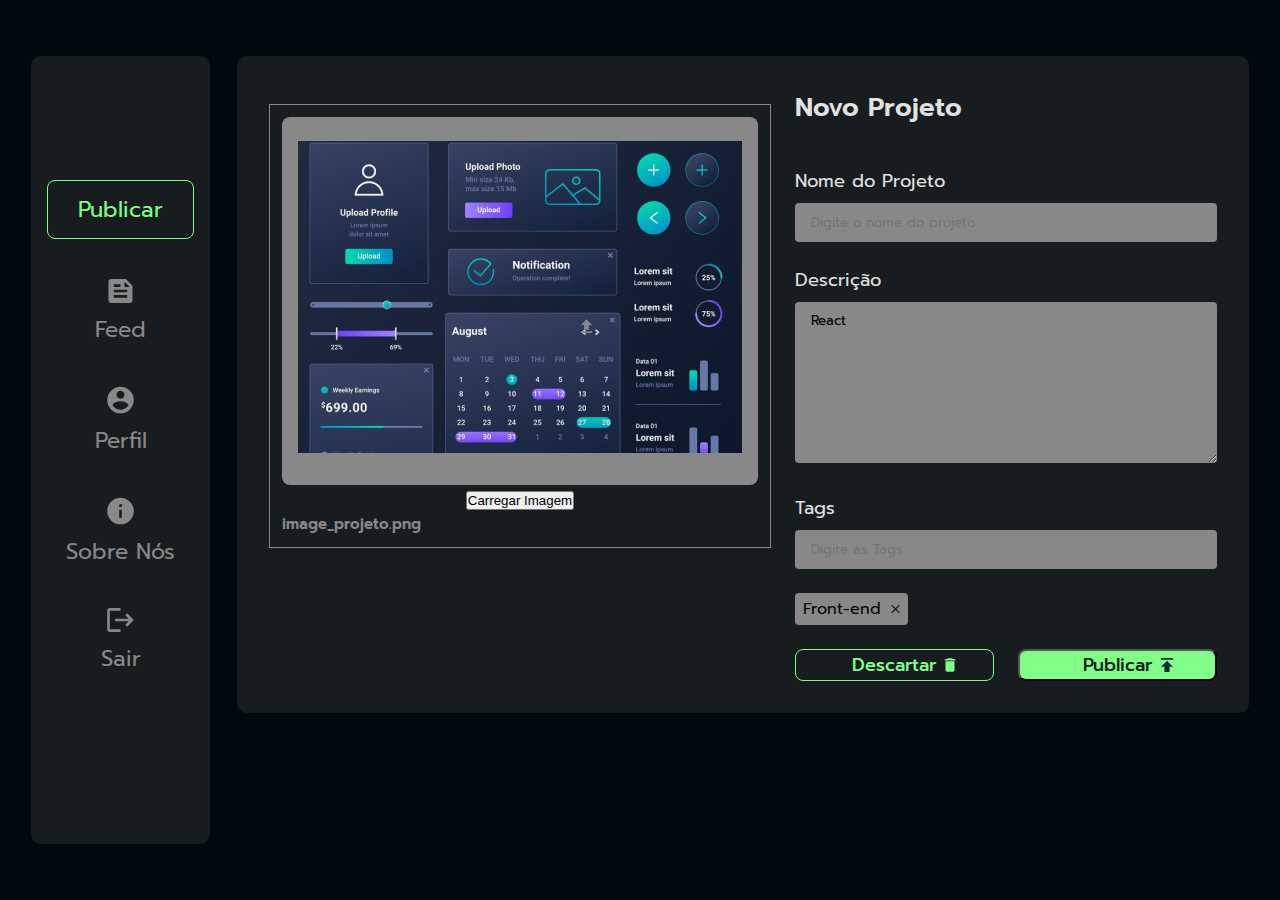
<file: JavaScript Await&Async/index.html>
<!DOCTYPE html>
<html lang="pt-br">

<head>
    <meta charset="UTF-8">
    <meta name="viewport" content="width=device-width, initial-scale=1.0">
    <link rel="preconnect" href="https://fonts.googleapis.com">
    <link rel="preconnect" href="https://fonts.gstatic.com" crossorigin>
    <link
        href="https://fonts.googleapis.com/css2?family=Prompt:ital,wght@0,100;0,200;0,300;0,400;0,500;0,600;0,700;0,800;0,900;1,100;1,200;1,300;1,400;1,500;1,600;1,700;1,800;1,900&display=swap"
        rel="stylesheet">
    <link rel="stylesheet" href="styles.css">
    <title>CodeConnect</title>
</head>

<body>

    <aside src="./img/Logo.svg" alt="logo do CodeConnect">
        <nav>
            <ul class="lista-links">

                <li><a href="#" class="link-destaque">Publicar</a></li>
                <li><a href="#"> <img src="./img/feed.svg">Feed</a></li>
                <li><a href="#"> <img src="./img/account_circle.svg">Perfil</a></li>
                <li><a href="#"> <img src="./img/info.svg">Sobre Nós</a></li>
                <li><a href="#"> <img src="./img/logout.svg">Sair</a></li>
                
            </ul>
        </nav>
    </aside>

    <main>
        <div class="container-upload-imagem">

            <div class="container-imagem">
                <img src="./img/imagem1.png" alt="" class="main-ima">
            </div>

            <button id="upload-btn">Carregar Imagem</button>
            <input type="file" id="image-upload" accept= "image/" style= "display: none;" />

            <div class="container-imagem-nome">
                <p>image_projeto.png</p>
                <img src="./img/close-black.svg" >
            </div>

        </div>
        
        <div class="container-descricao">
                <h2>Novo Projeto</h2>
                <form action="">
                    <div>
                        <label for="nome">Nome do Projeto</label>
                        <input type="text" id="nome" name="nome" placeholder="Digite o nome do projeto"/>
                    </div>
                    <div>
                        <label for="descricao">Descrição</label>
                        <textarea type="text" id="descricao" name="descricao">React</textarea>
                    </div>
                    <div>
                        <label for="tag">Tags</label>
                        <input type="text" id="tag" name="tag" placeholder="Digite as Tags"/>
                    </div>
                    <ul class="lista-tags">
                        <li class="tag">
                            <p>Front-end</p>
                            <img src="./img/close-black.svg" alt="">
                        </li>
                    </ul>
                    <div class="container-botoes">
                        <button class="botao-descartar">Descartar</button>
                        <button class="botao-publicar">Publicar</button>

                    </div>

                </form>
            </div>
    </main>


    <script src="scripts.js"></script>
</body>

</html>
</file>
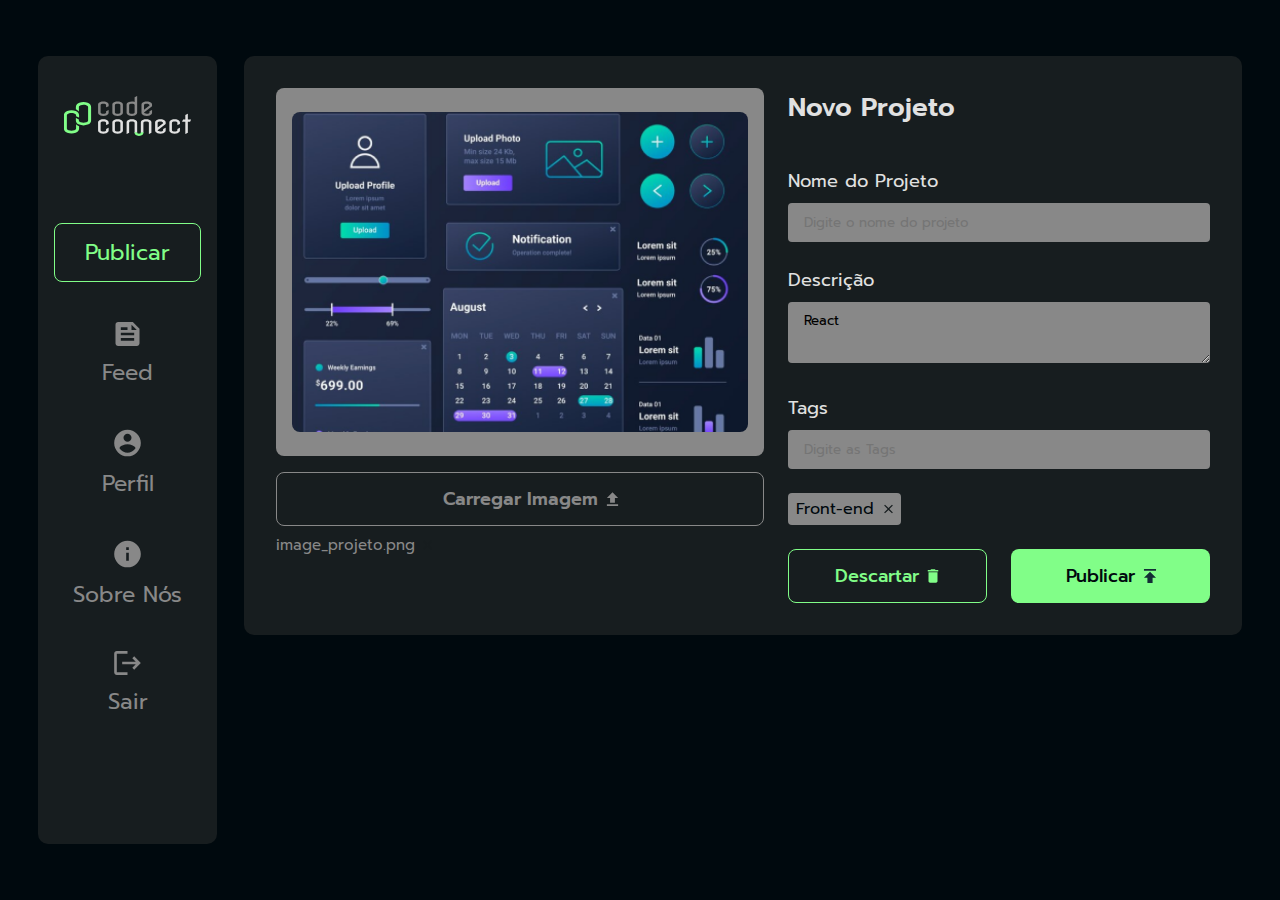
<file: JavaScript AwaitAndAsync/index.html>
<!DOCTYPE html>
<html lang="pt-br">

<head>
    <meta charset="UTF-8">
    <meta name="viewport" content="width=device-width, initial-scale=1.0">
    <link rel="preconnect" href="https://fonts.googleapis.com">
    <link rel="preconnect" href="https://fonts.gstatic.com" crossorigin>
    <link
        href="https://fonts.googleapis.com/css2?family=Prompt:ital,wght@0,100;0,200;0,300;0,400;0,500;0,600;0,700;0,800;0,900;1,100;1,200;1,300;1,400;1,500;1,600;1,700;1,800;1,900&display=swap"
        rel="stylesheet">
    <link rel="stylesheet" href="styles.css">
    <title>CodeConnect</title>
</head>

<body>

    <aside>
        <img src="./img/Logo.svg" alt="logo do CodeConnect">
        <nav>
            <ul class="lista-links">

                <li><a href="#" class="link-destaque">Publicar</a></li>
                <li><a href="#"> <img src="./img/feed.svg">Feed</a></li>
                <li><a href="#"> <img src="./img/account_circle.svg">Perfil</a></li>
                <li><a href="#"> <img src="./img/info.svg">Sobre Nós</a></li>
                <li><a href="#"> <img src="./img/logout.svg">Sair</a></li>
                
            </ul>
        </nav>
    </aside>

    <main>
        <div class="container-upload-imagem">

            <div class="container-imagem">
                <img src="./img/imagem1.png" alt="" class="main-imagem">
            </div>

            <button id="upload-btn">Carregar Imagem</button>
            <input type="file" id="image-upload" accept= "image/" style= "display: none;" />

            <div class="container-imagem-nome">
                <p>image_projeto.png</p>
                <img src="./img/close-black.svg" >
            </div>

        </div>
        
        <div class="container-descricao">
                <h2>Novo Projeto</h2>
                <form action="">
                    <div>
                        <label for="nome">Nome do Projeto</label>
                        <input type="text" id="nome" name="nome" placeholder="Digite o nome do projeto"/>
                    </div>
                    <div>
                        <label for="descricao">Descrição</label>
                        <textarea type="text" id="descricao" name="descricao">React</textarea>
                    </div>
                    <div>
                        <label for="tag">Tags</label>
                        <input type="text" id="input-tags" name="tag" placeholder="Digite as Tags"/>
                    </div>
                    <ul class="lista-tags" id="lista-tags">
                        <li class="tag">
                            <p>Front-end</p>
                            <img src="./img/close-black.svg" alt="">
                        </li>
                    </ul>
                    <div class="container-botoes">
                        <button class="botao-descartar">Descartar</button>
                        <button class="botao-publicar">Publicar</button>

                    </div>

                </form>
            </div>
    </main>


    <script src="scripts.js"></script>
</body>

</html>
</file>
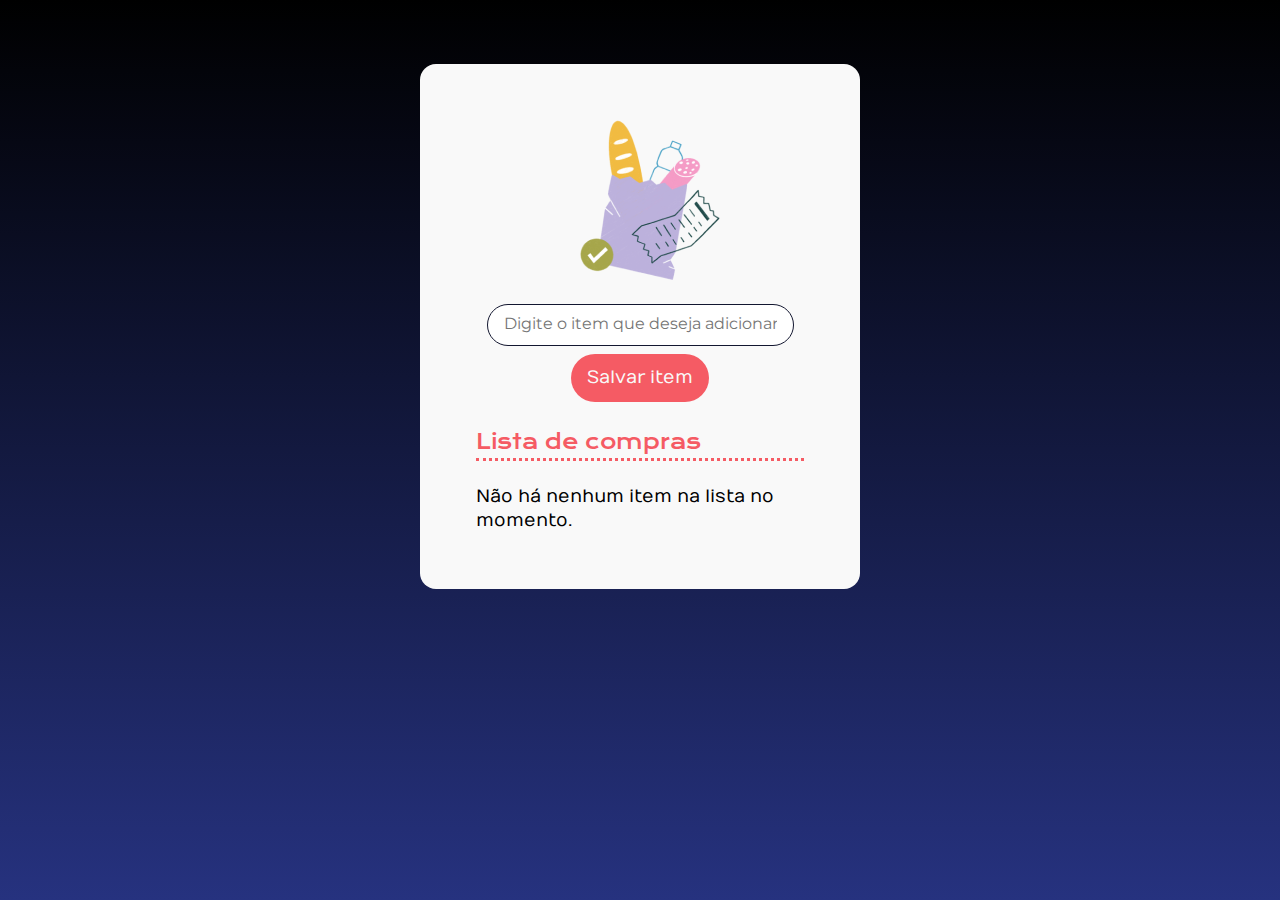
<file: JavaScript DinamicPages/index.html>
<!DOCTYPE html>
<html lang="pt-br">
  <head>
    <meta charset="UTF-8" />
    <meta name="viewport" content="width=device-width, initial-scale=1.0" />
    <title>Lista de Compras</title>
    <link rel="preconnect" href="https://fonts.googleapis.com" />
    <link rel="preconnect" href="https://fonts.gstatic.com" crossorigin />
    <link
      href="https://fonts.googleapis.com/css2?family=Krona+One&family=Montserrat&family=Numans&display=swap"
      rel="stylesheet"
    />
    <link rel="stylesheet" href="./styles.css" />
  </head>

  <body>
    <main>
      <img src="./img/bag.png" alt="sacola de compras" />
      <form>
        <input
          class="input-item"
          id="input-item"
          type="text"
          placeholder="Digite o item que deseja adicionar"
        />
        <button class="button-item" id="adicionar-item" type="button">Salvar item</button>
      </form>

      <div class="container-lista">
        <h2>Lista de compras</h2>
        <hr />

        <ul id="lista-de-compras"></ul>
        <p class="mensagem-lista-vazia">Não há nenhum item na lista no momento.</p>
      </div>
    </main>
    <script src="index.js" type="module"></script>
  </body>
</html>
</file>
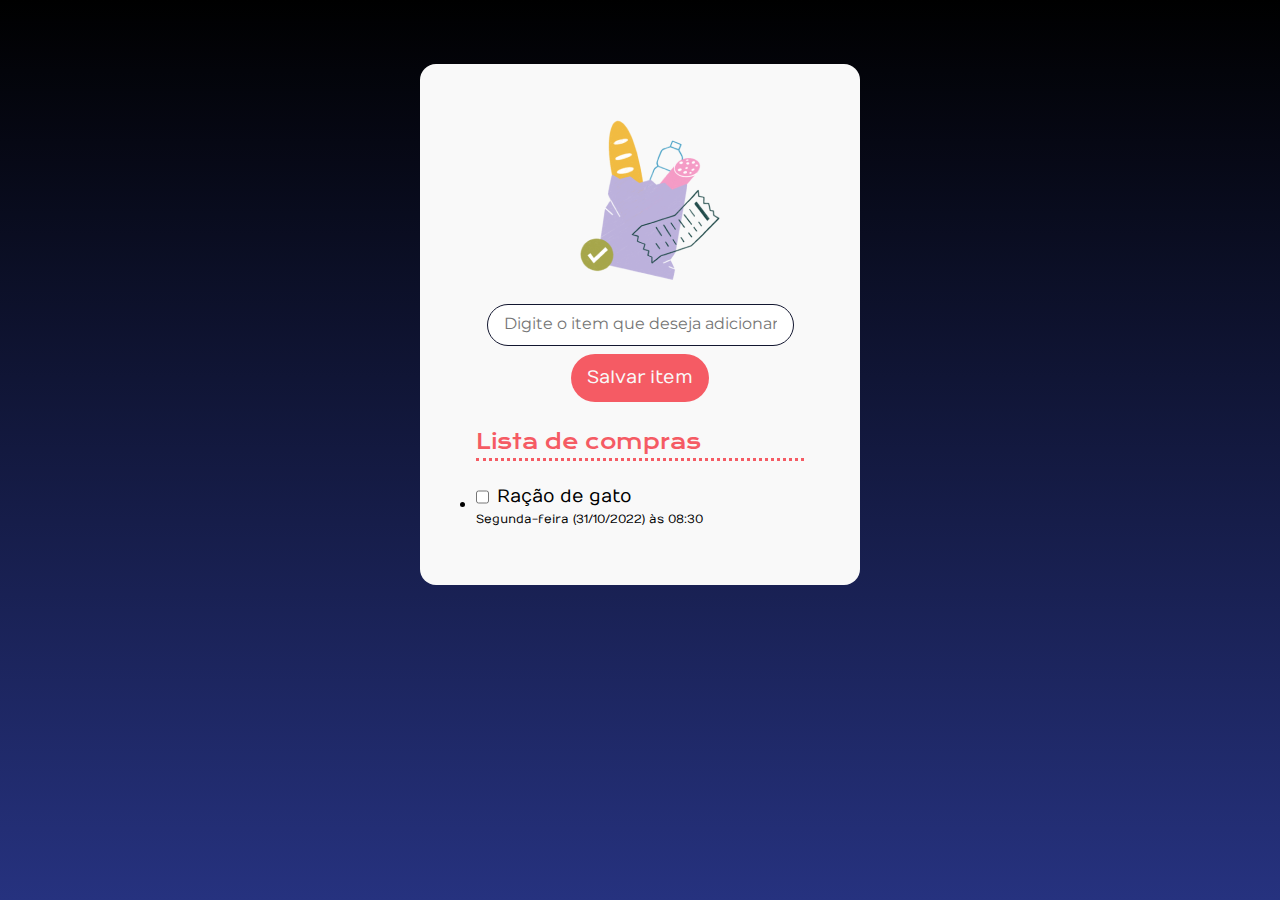
<file: 4299-javascript-projeto-base/4299-javascript-projeto-base/index.html>
<!DOCTYPE html>
<html lang="pt-br">
  <head>
    <meta charset="UTF-8" />
    <meta name="viewport" content="width=device-width, initial-scale=1.0" />
    <title>Lista de Compras</title>
    <link rel="preconnect" href="https://fonts.googleapis.com" />
    <link rel="preconnect" href="https://fonts.gstatic.com" crossorigin />
    <link
      href="https://fonts.googleapis.com/css2?family=Krona+One&family=Montserrat&family=Numans&display=swap"
      rel="stylesheet"
    />
    <link rel="stylesheet" href="./styles.css" />
  </head>

  <body>
    <main>
      <img src="./img/bag.png" alt="sacola de compras" />
      <form>
        <input
          class="input-item"
          id="input-item"
          type="text"
          placeholder="Digite o item que deseja adicionar"
        />
        <button class="button-item" id="adicionar-item" type="button">Salvar item</button>
      </form>

      <div class="container-lista">
        <h2>Lista de compras</h2>
        <hr />

        <ul id="lista-de-compras">
          <li>
            <div class="lista-item-container">
              <input type="checkbox" id="checkbox-1" />
              <p>Ração de gato</p>
            </div>
            <p class="texto-data">Segunda-feira (31/10/2022) às 08:30</p>
          </li>
        </ul>
      </div>
    </main>

    <script src="script.js"></script>

  </body>
</html>
</file>
<file: JavaScript Await&Async/styles.css>
:root{
    --background-color: #00090E;
    --text-color: #e1e1e1;
    --primary-color: #81fe88;
    --secondary-color: #888888;
    --tag-color: #171d1f;
    --font-family: 'Prompt', sans-serif;
    --itens-background: #171d1f;

}

*{
    margin: 0;
    padding: 0;
    box-sizing: border-box;
}

body{
    background-color: var(--background-color);
    color: var(--text-color);
    font-family: var(--font-family);

    display: flex;
    justify-content: center;
    align-items: start;

    height: 100vh;
    gap: 27px;
    padding: 56px 0;

}

aside{
    background-color: var(--itens-background);
    border-radius: 10px;
    height: 100%;
    padding: 44px 16px;
    text-align: center;
}

.lista-links{
    display: flex;
    flex-direction: column;
    gap: 40px;
    margin-top: 80px;
    align-items: center;
    list-style-type: none;
}

.lista-links li a{
    display: flex;
    flex-direction: column;
    gap: 10px;
    align-items: center;
    text-decoration: none;
    color: var(--secondary-color);
    font-size: 22px;
}

.lista-links li:first-of-type a{
    color: var(--primary-color);


}

.link-destaque{
    border: 1px solid var(--primary-color);
    padding: 12px 30px;
    border-radius:8px;
}

main{
    display: flex;
    background-color: var(--itens-background);
    border-radius: 10px ;
    padding: 32px;
    gap: 24px;
}

h2{
    font-size: 26px;
    font-weight: 600;
    margin-bottom: 40px;
}

form{
    display: flex;
    flex-direction: column;
    gap: 24px;
}

form div label{
    font-size: 18px;
    font-weight: 400;
    display: block;
    margin-bottom: 8px;
}
form div input,textarea{
    width: 100%;
    padding: 8px 16px;
    background-color: var(--secondary-color);
    border: none;
    border-radius: 4px;
    font-family: var(--font-family);
    line-height: 22.5px;
}

form div input{
    height: 39px;
}

textarea{
    height: 161px;
}

.lista-tags li{
    display: flex;
    background-color: var(--secondary-color);
    color: var(--background-color);
    gap: 10px;
    padding: 4px 8px;
    border-radius: 4px;
}

.lista-tags{
    display: flex;
}

.container-botoes{
    display: flex;
    gap: 24px;
    justify-content: space-between;
}

.container-botoes button{
    width: 50%;
    padding: 12 px 32px 12px 12px;
    text-align: center;
    border-radius: 8px;
    font-family: var(--font-family);
    font-size: 18px;
    font-weight: 500;
}

.botao-descartar{
    background-color: var(--itens-background);
    color: var(--primary-color);
    border: 1px solid var(--primary-color);
    position: relative;
}

.botao-descartar::after{
    content: "";
    background-image: url("./img/trash.svg");
    background-size: contain;
    background-repeat: no-repeat;
    width: 15px;
    height: 15px;
    display: inline-block;
    position: absolute;
    top: 50%;
    transform: translateY(-50%);
    margin-left: 8px;
}

.botao-publicar{
    background-color: var(--primary-color);
    color: var(--itens-background);
    position: relative;
}

.botao-publicar::after{
    content: "";
    background-image: url("./img/arrow_forward2.svg");
    background-size: contain;
    background-repeat: no-repeat;
    width: 15px;
    height: 15px;
    display: inline-block;
    position: absolute;
    top: 50%;
    transform: translateY(-50%);
    margin-left: 8px;
}

.container-descricao{
    width: 422px;
}

.main-imagem{
    border-radius: 8px;
    height: 100%;
    object-fit: cover;
}

.container-imagem{
    height: 368px;
    padding: 24px 16px;
    background-color: var(--secondary-color);
    border-radius: 8px;
}

.container-upload-imagem{
    margin: 16px 0 8px 0;
    background-color: var(--itens-background);
    border: 1px solid var(--secondary-color);
    height: 100%;
    text-align: center;
    padding: 12px;
    font-family: var(--font-family);
    font-weight: 600;
    font-size: 18px;
    position: relative;
}

.container-upload-imagem button::after{
    content: "";
    background-image: url("./img/upload.svg");
    background-size: contain;
    background-repeat: no-repeat;
    display: inline-block;
    width: 15px;
    height: 15px;
    position: absolute;
    top: 50%;
    transform: translateY(-50%);
    margin-left: 8px;
}

.container-imagem-nome{
    display: flex;
    gap: 8px;
    color: var(--secondary-color);
    font-size: 15px;
}
</file>
<file: JavaScript AwaitAndAsync/styles.css>
:root {
    --background-color: #00090E;
    --text-color: #E1E1E1;
    --primary-color: #81FE88;
    --secondary-color: #888888;
    --tag-color: #171D1F;
    --font-family: "Prompt", sans-serif;
    --itens-background: #171D1F;
}

* {
    box-sizing: border-box;
    margin: 0;
    padding: 0;
}

body {
    background-color: var(--background-color);
    color: var(--text-color);
    font-family: var(--font-family);

    display: flex;
    justify-content: center;
    align-items: start;

    height: 100vh;
    gap: 27px;
    padding: 56px 0;
}

aside {
    background-color: var(--itens-background);
    border-radius: 10px;
    height: 100%;
    padding: 40px 16px;
    text-align: center;
}

.lista-links {
    display: flex;
    flex-direction: column;
    gap: 40px;
    margin-top: 80px;
    align-items: center;
    list-style-type: none;
}

.lista-links li a {
    display: flex;
    flex-direction: column;
    gap: 10px;
    align-items: center;
    text-decoration: none;
    color: var(--secondary-color);
    font-size: 22px;
}

.lista-links li:first-of-type a {
    color: var(--primary-color);
}

.link-destaque {
    border: 1px solid var(--primary-color);
    padding: 12px 30px;
    border-radius: 8px;
}

main {
    background-color: var(--itens-background);
    border-radius: 10px;
    padding: 32px;
    display: flex;
    gap: 24px;
}

h2 {
    font-size: 26px;
    margin-bottom: 40px;
    font-weight: 600;
}

form {
    display: flex;
    flex-direction: column;
    gap: 24px
}

form div label {
    font-size: 18px;
    font-weight: 400;
    display: block;
    margin-bottom: 8px;
}

form div input,
textarea {
    width: 100%;
    padding: 8px 16px;
    background-color: var(--secondary-color);
    border: none;
    border-radius: 4px;
    font-family: var(--font-family);
    line-height: 22.5px;
}

form div input {
    height: 39px;
}

texarea {
    height: 161px;
}

.lista-tags li {
    display: flex;
    background-color: var(--secondary-color);
    color: var(--background-color);
    gap: 10px;
    padding: 4px 8px;
    border-radius: 4px;
}


.lista-tags {
    display: flex;
}

.container-botoes {
    display: flex;
    gap: 24px;
    justify-content: space-between;
}

.container-botoes button {
    width: 50%;
    padding: 12px 32px 12px 12px;
    text-align: center;
    border-radius: 8px;
    font-family: var(--font-family);
    font-size: 18px;
    font-weight: 500;
}

.botao-descartar {
    background-color: var(--itens-background);
    color: var(--primary-color);
    border: 1px solid var(--primary-color);
    position: relative;
}

.botao-descartar::after {
    content: "";
    background-image: url("./img/trash.svg");
    background-size: contain;
    background-repeat: no-repeat;
    width: 15px;
    height: 15px;
    display: inline-block;
    position: absolute;
    top: 50%;
    transform: translateY(-50%);
    margin-left: 8px;
}

.botao-publicar {
    background-color: var(--primary-color);
    color: var(--background-color);
    border: none;
    position: relative;
}

.botao-publicar::after {
    content: "";
    background-image: url("./img/arrow_forward2.svg");
    background-size: contain;
    background-repeat: no-repeat;
    width: 15px;
    height: 15px;
    display: inline-block;
    position: absolute;
    top: 50%;
    transform: translateY(-50%);
    margin-left: 8px;
}

.container-descricao {
    width: 422px;
}

.main-imagem {
    border-radius: 8px;
    height: 100%;
    object-fit: cover;
}

.container-imagem {
    height: 368px;
    padding: 24px 16px;
    background-color: var(--secondary-color);
    border-radius: 8px;
}

.container-upload-imagem button {
    margin: 16px 0 8px 0;
    background-color: var(--itens-background);
    border: 1px solid var(--secondary-color);
    border-radius: 8px;
    color: var(--secondary-color);
    width: 100%;
    text-align: center;
    padding: 12px;
    font-family: var(--font-family);
    font-weight: 600;
    font-size: 18px;
    position: relative;
}

.container-upload-imagem button::after {
    content: "";
    background-image: url("./img/upload.svg");
    background-size: contain;
    background-repeat: no-repeat;
    display: inline-block;
    width: 15px;
    height: 15px;
    position: absolute;
    top: 50%;
    transform: translateY(-50%);
    margin-left: 8px
}

.container-imagem-nome {
    display: flex;
    gap: 8px;
    color: var(--secondary-color);
    font-size: 15px;
}
</file>
<file: JavaScript DinamicPages/styles.css>
* {
    box-sizing: border-box;
    margin: 0;
    padding: 0;
}

:root {
    --cor-primaria: #F55B64;
    --cor-secundaria: #C2373F;
    --neutro: #F9F9F9;
    --preto: #131730;
    --fonte-titulo: "Krona One", sans-serif;
    --fonte-texto: 'Numans', sans-serif;
    --degrade-azul: linear-gradient(180deg, #000000 0%, #26327F 100%);
}

body {
    background: var(--degrade-azul);
    background-repeat: no-repeat;
    height: 100vh;

    display: flex;
    flex-direction: column;
    align-items: center;
}

main {
    background-color: var(--neutro);
    margin-top: 64px;

    display: flex;
    flex-direction: column;
    gap: 24px;

    width: 440px;
    padding: 56px;

    align-items: center;
    border-radius: 16px;
}

h2 {
    font-family: var(--fonte-titulo);
    color: var(--cor-primaria);
    font-size: 20px;
    font-weight: 400;
    line-height: 32px;
}

hr {
    border: none;
    border-bottom: 3px dotted var(--cor-primaria);
    margin-bottom: 24px;
}

p {
    font-family: var(--fonte-texto);
    font-size: 18px;
    font-weight: 400;
    line-height: 24px;
    text-align: left;
}

.input-item {
    display: block;
    padding: 12px 16px;
    border-radius: 24px;
    border: 1px solid var(--preto);
    width: 307px;

    font-family: var(--fonte-texto);
}

.input-item::placeholder {
    font-family: "Montserrat", sans-serif;
    font-size: 16px;
    line-height: 19px;
}

.button-item {
    padding: 12px 16px;
    border-radius: 24px;
    background-color: var(--cor-primaria);
    color: var(--neutro);
    font-family: var(--fonte-texto);
    font-size: 18px;
    font-weight: 400;
    line-height: 24px;
    border: none;
}

form {
    display: flex;
    flex-direction: column;
    align-items: center;
    gap: 8px;
}

.lista-item-container {
    display: flex;
    gap: 8px;
}

ul {
    list-style-type: none;
}

.input-checkbox {
    display: none;
}

.checkbox-customizado {
    width: 20px;
    height: 20px;
    background-color: var(--neutro);
    border: 1px solid var(--preto);
    cursor: pointer;
    border-radius: 4px;
}

.checked {
    background-color: var(--preto);
    position: relative;
}

.checkbox-customizado.checked::after {
    content: "";
    position: absolute;
    left: 30%;
    top: -10%;
    width: 5px;
    height: 14px;

    border-top: 2px solid var(--neutro);
    border-left: 2px solid var(--neutro);

    transform: rotate(-140deg);
}

.texto-data {
    font-size: 12px;
    line-height: 20px;
}

.item-lista-button {
    border: none;
    background-color: transparent;
}

.container-lista {
    width: 100%;
}
</file>
<file: 4299-javascript-projeto-base/4299-javascript-projeto-base/styles.css>
* {
    box-sizing: border-box;
    margin: 0;
    padding: 0;
}

:root {
    --cor-primaria: #F55B64;
    --cor-secundaria: #C2373F;
    --neutro: #F9F9F9;
    --preto: #131730;
    --fonte-titulo: "Krona One", sans-serif;
    --fonte-texto: 'Numans', sans-serif;
    --degrade-azul: linear-gradient(180deg, #000000 0%, #26327F 100%);
}

body {
    background: var(--degrade-azul);
    background-repeat: no-repeat;
    height: 100vh;

    display: flex;
    flex-direction: column;
    align-items: center;
}

main {
    background-color: var(--neutro);
    margin-top: 64px;

    display: flex;
    flex-direction: column;
    gap: 24px;

    width: 440px;
    padding: 56px;

    align-items: center;
    border-radius: 16px;
}

h2 {
    font-family: var(--fonte-titulo);
    color: var(--cor-primaria);
    font-size: 20px;
    font-weight: 400;
    line-height: 32px;
}

hr {
    border: none;
    border-bottom: 3px dotted var(--cor-primaria);
    margin-bottom: 24px;
}

p {
    font-family: var(--fonte-texto);
    font-size: 18px;
    font-weight: 400;
    line-height: 24px;
    text-align: left;
}

.input-item {
    display: block;
    padding: 12px 16px;
    border-radius: 24px;
    border: 1px solid var(--preto);
    width: 307px;

    font-family: var(--fonte-texto);
}

.input-item::placeholder {
    font-family: "Montserrat", sans-serif;
    font-size: 16px;
    line-height: 19px;
}

.button-item {
    padding: 12px 16px;
    border-radius: 24px;
    background-color: var(--cor-primaria);
    color: var(--neutro);
    font-family: var(--fonte-texto);
    font-size: 18px;
    font-weight: 400;
    line-height: 24px;
    border: none;
}

form {
    display: flex;
    flex-direction: column;
    align-items: center;
    gap: 8px;
}

.lista-item-container {
    display: flex;
    gap: 8px;
}
x
ul {
    list-style-type: none;
}

.input-checkbox {
    display: none;
}

.checkbox-customizado {
    width: 20px;
    height: 20px;
    background-color: var(--neutro);
    border: 1px solid var(--preto);
    cursor: pointer;
    border-radius: 4px;
}

.checked {
    background-color: var(--preto);
    position: relative;
}

.checkbox-customizado.checked::after {
    content: "";
    position: absolute;
    left: 30%;
    top: -10%;
    width: 5px;
    height: 14px;

    border-top: 2px solid var(--neutro);
    border-left: 2px solid var(--neutro);

    transform: rotate(-140deg);
}

.texto-data {
    font-size: 12px;
    line-height: 20px;
}

.item-lista-button {
    border: none;
    background-color: transparent;
}

.container-lista {
    width: 100%;
}
</file>
